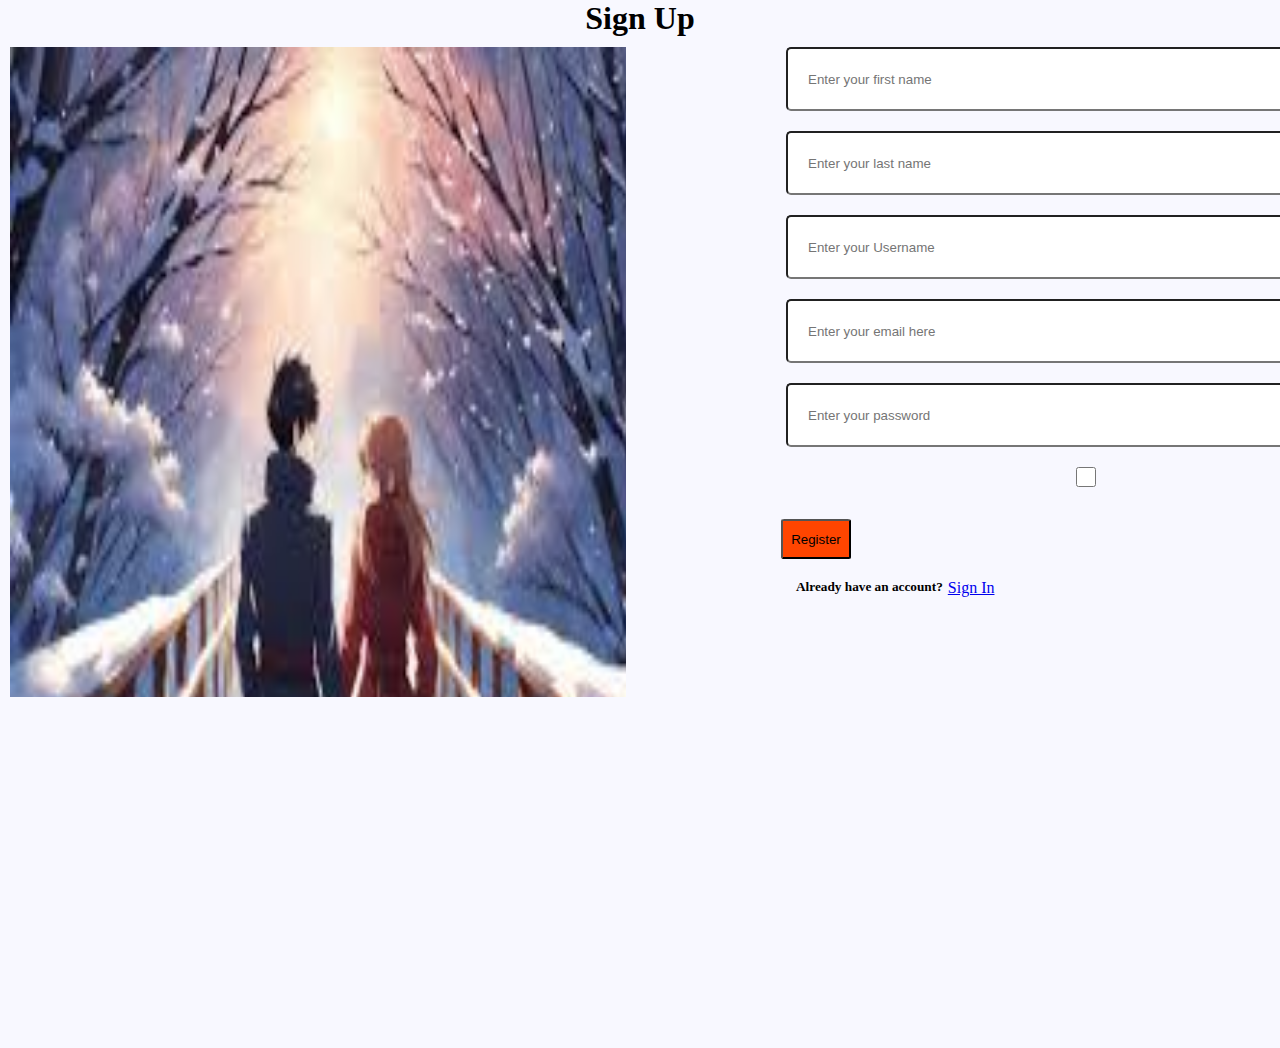
<file: index.html>
<!DOCTYPE html>
<html lang="en">
  <head>
    <meta charset="UTF-8" />
    <meta name="viewport" content="width=device-width, initial-scale=1.0" />
    <title>Task Manager</title>
    <link rel="stylesheet" href="index.css" />
  </head>
  <body>
    <h1>Sign Up</h1>
    <div class="signUp">
      <div class="left"></div>
      <div class="right">
        <div id="form" class="modal">
          <form class="modal-content" action="entry" id="form">
            <label for="first-name"></label>
            <input
              type="text"
              placeholder="Enter your first name"
              name="first-name"
              required
              id="firstName"
            />

            <label for="last-name"></label>
            <input
              type="text"
              placeholder="Enter your last name"
              name="last-name"
              required
              id="lastName"
            />

            <label for="user-name"></label>
            <input
              type="text"
              placeholder="Enter your Username"
              name="user-name"
              required
              id="userName"
            />

            <label for="email"></label>
            <input
              type="text"
              placeholder="Enter your email here"
              name="email"
              required
              id="email"
            />

            <label for="password"></label>
            <input
              type="text"
              placeholder="Enter your password"
              name="password"
              required
              id="password"
            />

            <div class="foot">
              <label>
                <input type="checkbox" />
              </label>

              <h5>I agree to all terms</h5>
            </div>
            <div class="btn">
              <button type="submit" id="button" class="btn">Register</button>
            </div>
          </form>
        </div>
        <div class="last-foot">
          <h5>Already have an account?</h5>
          <a href="sign In.html">Sign In</a>
        </div>
      </div>
    </div>

    <script src="index.js"></script>
  </body>
</html>
</file>
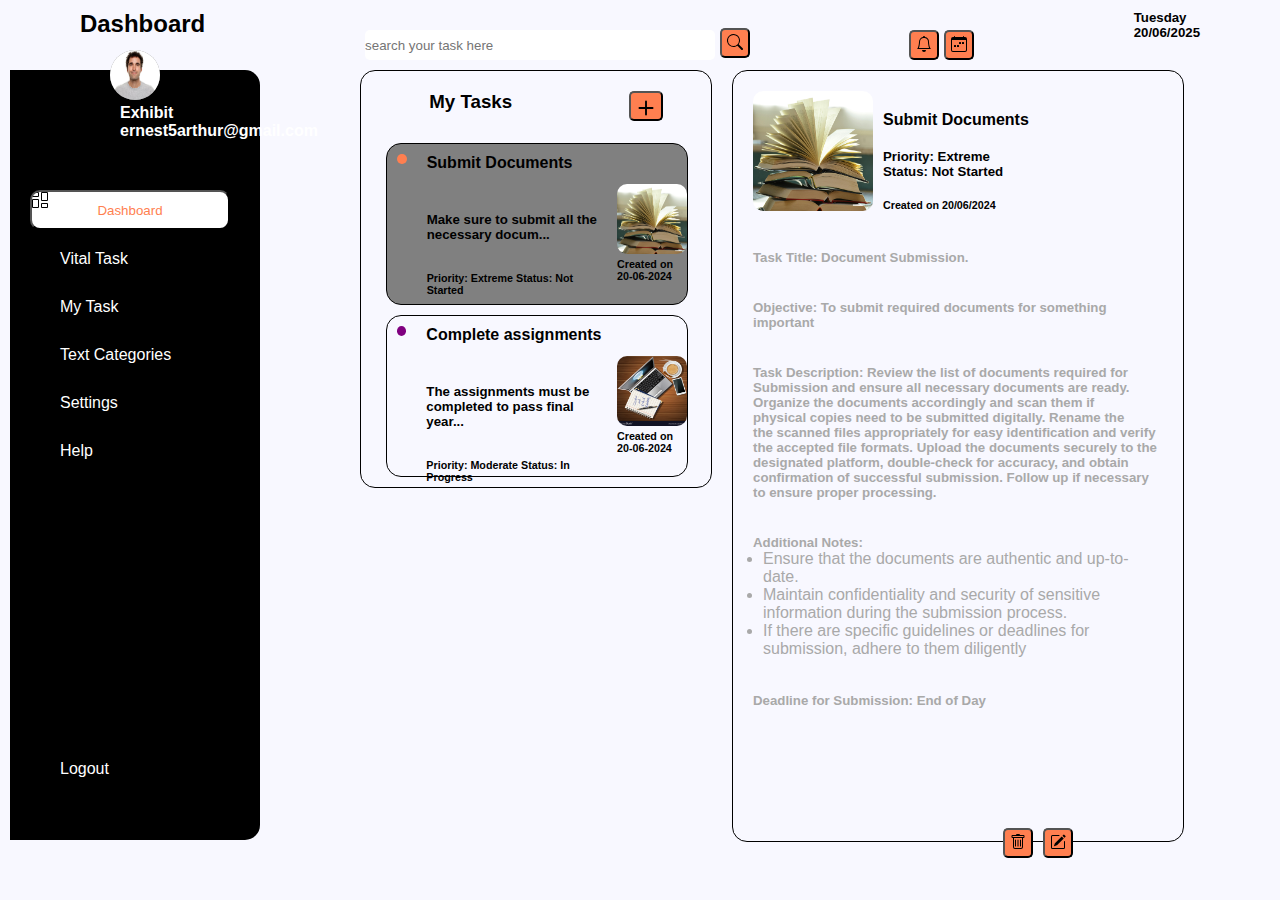
<file: dashboard.html>
<!DOCTYPE html>
<html lang="en">
  <head>
    <meta charset="UTF-8" />
    <meta name="viewport" content="width=device-width, initial-scale=1.0" />
    <title>Dashboard</title>
    <link rel="stylesheet" href="dashboard.css" />
  </head>
  <body>
    <div class="main-dash">
      <div class="menu-bar">
        <h2>Dashboard</h2>
        <div class="search">
          <form action="entry">
            <input
              type="text"
              placeholder="search your task here"
              id="search-input"
            />
            <!-- <input type="button" value="search" /> -->
            <button type="button" id="search-button" class="click-serach">
              <img src="/images/search.svg" alt="search button" />
            </button>
          </form>
        </div>

        <div class="icons">
          <button id="notification">
            <img src="/images/bell.svg" alt="notification icon" />
          </button>
          <button id="calender">
            <img src="/images/calendar-week.svg" alt="calender icon" />
          </button>
        </div>
        <div class="date">
          <h5>Tuesday <br />20/06/2025</h5>
        </div>
      </div>

      <div class="next-dash">
        <div class="left-dash">
          <div class="person">
            <img src="./images/snapshot.jpg" alt="person image" />
            <h4>Exhibit<br />ernest5arthur@gmail.com</h4>
          </div>
          <div class="white-dash">
            <button class="dash-link">Dashboard</button>
          </div>
          <div class="vital-task">
            <a href="Vital Task">Vital Task</a>
          </div>
          <div class="my-task">
            <a href="dashboard.html">My Task</a>
          </div>
          <div class="categories">
            <a href="Task Categories">Text Categories</a>
          </div>
          <div class="settings">
            <a href="Settings">Settings</a>
          </div>
          <div class="help">
            <a href="Help">Help</a>
          </div>
          <div class="logout">
            <a href="sign In.html">Logout</a>
          </div>
        </div>

        <div class="middle-dash">
          <div class="taskbar">
            <h3>My Tasks</h3>
            <div class="add">
              <button id="add-button">
                <img src="/images/plus.svg" alt="add symbol" />
              </button>
            </div>
          </div>

          <div class="task-card complete">
            <div class="inner-contents content">
              <div class="small-circle color"></div>
              <div class="document-text properties">
                <h4><strong>Submit Documents</strong></h4>
                <h5>Make sure to submit all the<br />necessary docum...</h5>
                <h6>Priority: Extreme Status: Not Started</h6>
              </div>
              <div class="lap-image image">
                <img src="./images/books.jpg" alt="book image" />
                <h6>Created on 20-06-2024</h6>
              </div>
            </div>
          </div>
          <div class="task-card">
            <div class="inner-info content">
              <div class="small-circle-purple color"></div>
              <div class="document-info properties">
                <h4><strong>Complete assignments</strong></h4>
                <h5>
                  The assignments must be<br />completed to pass final year...
                </h5>
                <h6>Priority: Moderate Status: In Progress</h6>
              </div>
              <div class="lap-image image">
                <img src="./images/laptop.jpg" alt="laptop image" />
                <h6>Created on 20-06-2024</h6>
              </div>
            </div>
          </div>
        </div>

        <div class="right-dash action-box">
          <div class="upper">
            <div class="left-book-image">
              <img id="action-image" src="/images/books.jpg" alt="book image" />
            </div>
            <div class="right-text">
              <h4 id="action-title">Submit Documents</h4>
              <h5 id="action-priority">
                Priority: Extreme<br />Status: Not Started
              </h5>
              <h6 id="action-timeStamp">Created on 20/06/2024</h6>
            </div>
          </div>
          <div class="bottom-text text">
            <h5><strong>Task Title:</strong> Document Submission.</h5>
            <h5>
              <strong>Objective:</strong> To submit required documents for
              something important
            </h5>
            <h5 id="action-message">
              Task Description: Review the list of documents required for
              Submission and ensure all necessary documents are ready. <br />
              Organize the documents accordingly and scan them if<br />
              physical copies need to be submitted digitally. Rename the
              <br />the scanned files appropriately for easy identification and
              verify the accepted file formats. Upload the documents securely to
              the designated platform, double-check for accuracy, and obtain
              confirmation of successful submission. Follow up if necessary to
              ensure proper processing.
            </h5>
            <h5>Additional Notes:</h5>
            <ul id="notes-1">
              <li>Ensure that the documents are authentic and up-to-date.</li>
              <li>
                Maintain confidentiality and security of sensitive information
                during the submission process.
              </li>
              <li>
                If there are specific guidelines or deadlines for submission,
                adhere to them diligently
              </li>
            </ul>
            <h5>Deadline for Submission: End of Day</h5>
          </div>
          <div class="bins">
            <div class="box">
              <button id="remove">
                <img src="/images/trash.svg" alt="remove item" />
              </button>
            </div>
            <div class="box">
              <button id="add-note">
                <img src="images/pencil-square.svg" alt="add note" />
              </button>
            </div>
          </div>
        </div>
      </div>
    </div>
    <div id="myModal" class="final-right">
      <div class="pop-up">
        <div class="upper-tab">
          <h3>Add New Task</h3>
          <a href="welcome.html">Go Back</a>
        </div>
        <div class="inputs">
          <form action="entry">
            <label for="Title">Title</label>
            <input type="text" class="fill" name="Title" required />
            <label for="Date">Date</label>
            <input type="date" class="fill" name="Date" required />
          </form>
          <div id="priority">
            <label>
              <input
                type="radio"
                class="task-priority"
                name="priority"
              />Extreme
            </label>
            <label>
              <input
                type="radio"
                class="task-priority"
                name="priority"
              />Moderate
            </label>
            <label>
              <input type="radio" class="task-priority" name="priority" />Low
            </label>
          </div>
          <div id="last-section">
            <div id="task-description">
              Task Description
              <form action="entry">
                <label for="description"></label>
                <input
                  type="text"
                  placeholder="start writing here..."
                  id="description"
                />
              </form>
            </div>
            <div id="upload-image">
              <form method="post" enctype="multipart/form-data">
                <input
                  type="file"
                  id="file"
                  placeholder="upload a file"
                  name="file"
                />
              </form>
            </div>
          </div>
        </div>
        <button id="done-button">Done</button>
      </div>
    </div>

    <script src="dashboard.js"></script>
  </body>
</html>
</file>
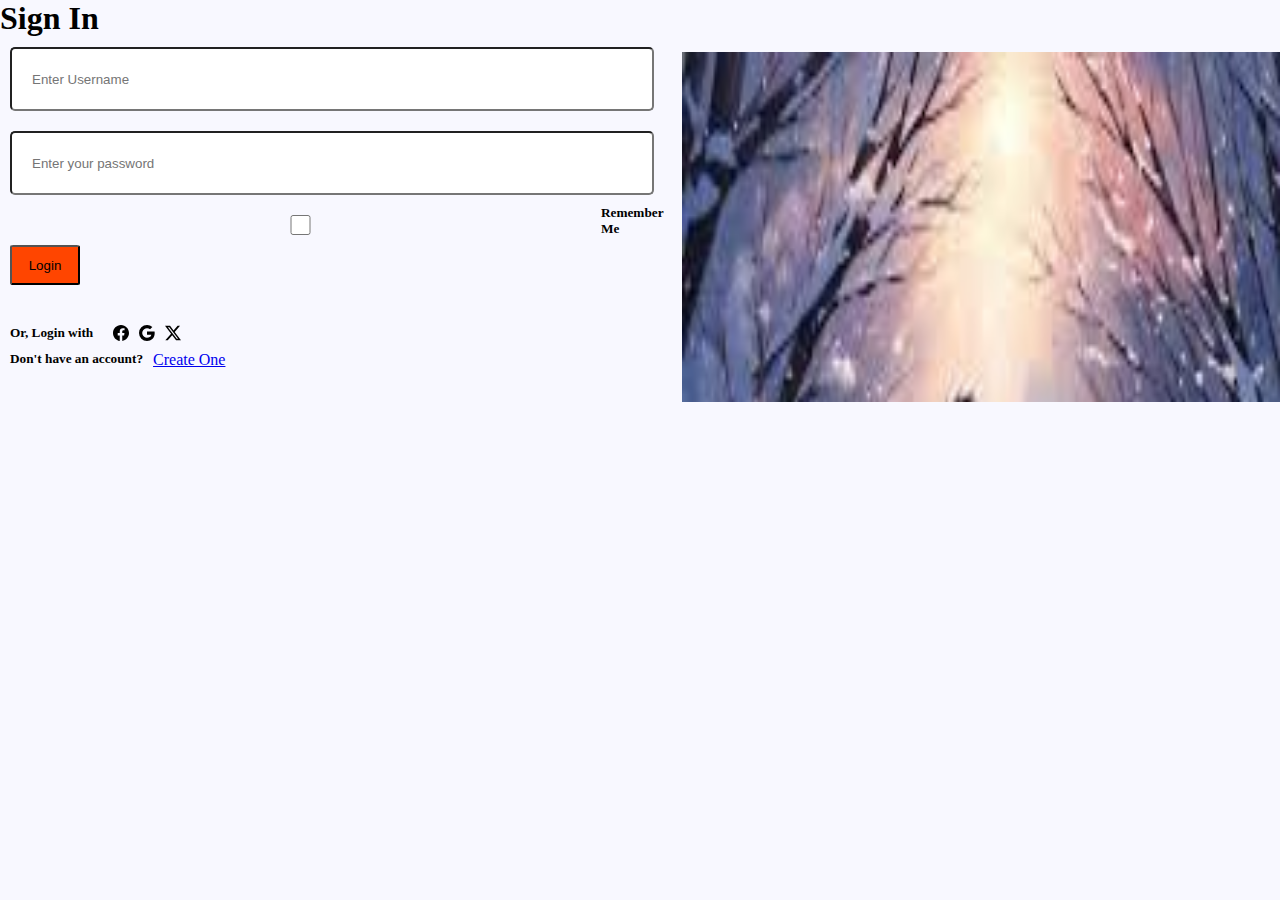
<file: sign In.html>
<!DOCTYPE html>
<html lang="en">
  <head>
    <meta charset="UTF-8" />
    <meta name="viewport" content="width=device-width, initial-scale=1.0" />
    <title>Login</title>
    <link rel="stylesheet" href="sign In.css" />
  </head>
  <body>
    <h1>Sign In</h1>

    <div class="main-signin">
      <div class="left">
        <form action="entry" id="form">
          <label for="user-name"></label>
          <input
            type="text"
            placeholder="Enter Username"
            name="user-name"
            required
            id="userName"
          />

          <label for="password"></label>
          <input
            type="text"
            placeholder="Enter your password"
            name="password"
            required
            id="password"
          />
          <div class="remember">
            <input type="checkbox" />
            <h5>Remember Me</h5>
          </div>
          <button type="submit" id="button">Login</button>
        </form>

        <div class="alternative">
          <h5>Or, Login with</h5>
          <div class="socials-img">
            <img src="/images/facebook.svg" alt="facebook" />
            <img src="/images/google.svg" alt="google" />
            <img src="/images/twitter-x.svg" alt="twitter" />
          </div>
        </div>
        <div class="last">
          <h5>Don't have an account?</h5>
          <a href="index.html">Create One</a>
        </div>
      </div>
      <div class="right"></div>
    </div>
    <script src="sign In.js"></script>
  </body>
</html>
</file>
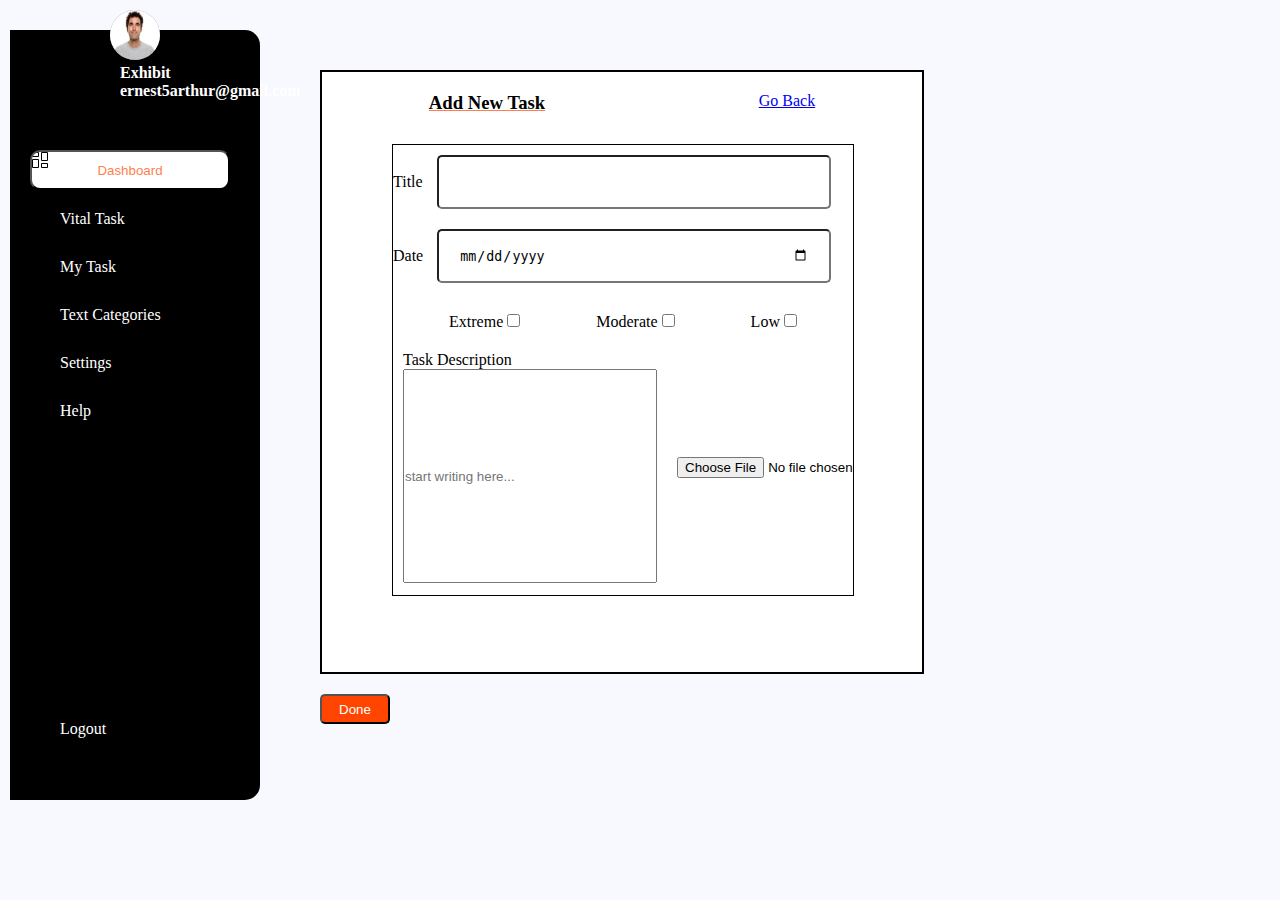
<file: task.html>
<!DOCTYPE html>
<html lang="en">
  <head>
    <meta charset="UTF-8" />
    <meta name="viewport" content="width=device-width, initial-scale=1.0" />
    <title>Welcome</title>
    <link rel="stylesheet" href="task.css" />
  </head>
  <body>
    <div class="whole-page">
      <div class="left-dash">
        <div class="person">
          <img src="./images/snapshot.jpg" alt="person image" />
          <h4>Exhibit<br />ernest5arthur@gmail.com</h4>
        </div>
        <div class="white-dash">
          <button class="dash-link">Dashboard</button>
        </div>
        <div class="vital-task">
          <a href="Vital Task">Vital Task</a>
        </div>
        <div class="my-task">
          <a href="dashboard.html">My Task</a>
        </div>
        <div class="categories">
          <a href="Task Categories">Text Categories</a>
        </div>
        <div class="settings">
          <a href="Settings">Settings</a>
        </div>
        <div class="help">
          <a href="Help">Help</a>
        </div>
        <div class="logout">
          <a href="sign In.html">Logout</a>
        </div>
      </div>
      <div class="final-right">
        <div class="pop-up">
          <div class="upper-tab">
            <h3>Add New Task</h3>
            <a href="welcome.html">Go Back</a>
          </div>
          <div class="inputs">
            <form action="entry">
              <label for="Title">Title</label>
              <input type="text" class="fill" name="Title" required />
              <label for="Date">Date</label>
              <input type="date" class="fill" name="Date" required />
            </form>
            <div id="priority">
              <label
                >Extreme
                <input type="checkbox" />
              </label>
              <label
                >Moderate
                <input type="checkbox" />
              </label>
              <label
                >Low
                <input type="checkbox" />
              </label>
            </div>
            <div id="last-section">
              <div id="task-description">
                Task Description
                <form action="entry">
                  <label for="description"></label>
                  <input
                    type="text"
                    placeholder="start writing here..."
                    id="description"
                  />
                </form>
              </div>
              <div id="upload-image">
                <form action="" method="post" enctype="multipart/form-data">
                  <input
                    type="file"
                    id="file"
                    placeholder="upload a file"
                    name="file"
                  />
                </form>
              </div>
            </div>
          </div>
        </div>
        <button id="done-button">Done</button>
      </div>
    </div>
  </body>
</html>
</file>
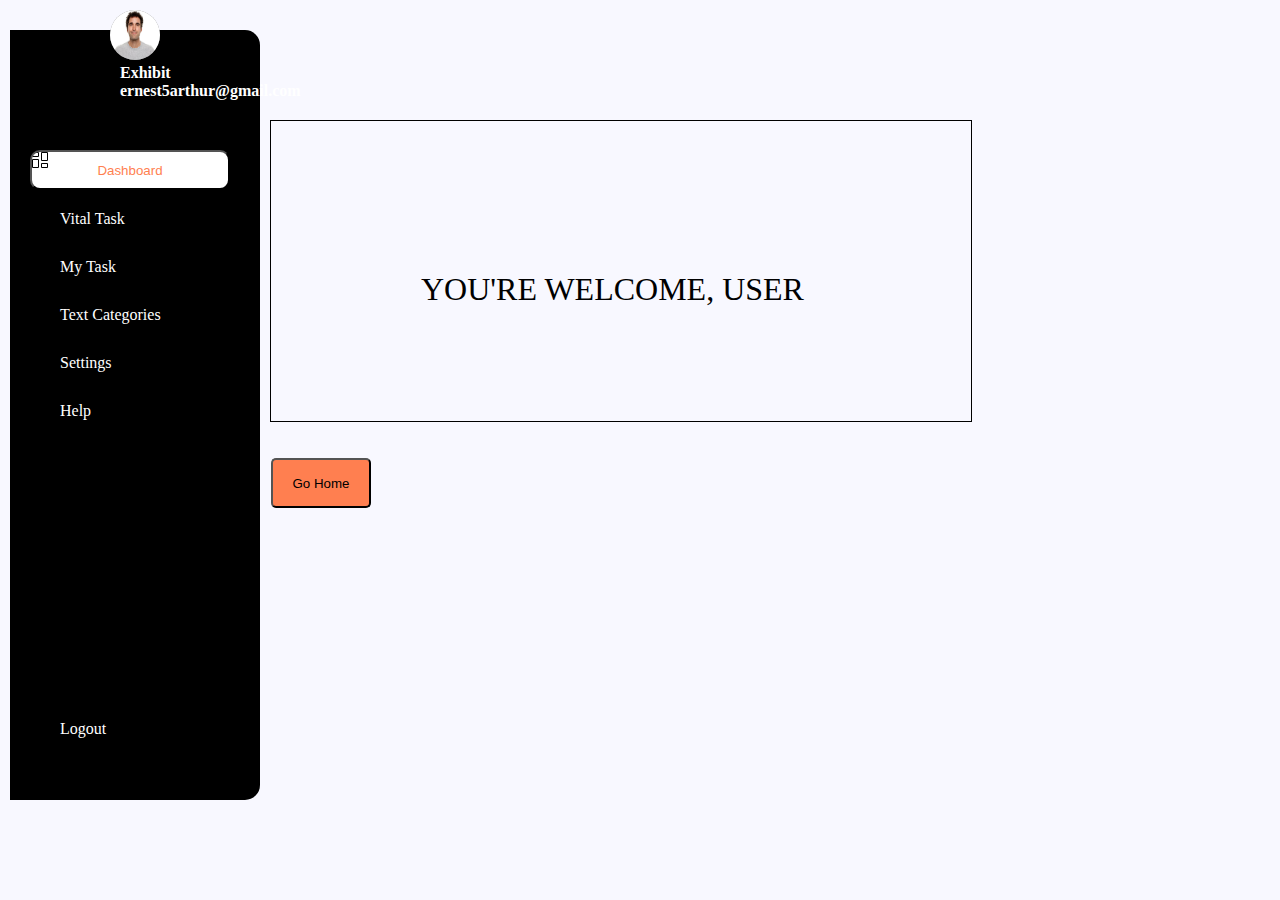
<file: welcome.html>
<!DOCTYPE html>
<html lang="en">
  <head>
    <meta charset="UTF-8" />
    <meta name="viewport" content="width=device-width, initial-scale=1.0" />
    <title>Welcome</title>
    <link rel="stylesheet" href="welcome.css" />
  </head>
  <body>
    <div class="whole-page">
      <div class="left-dash">
        <div class="person">
          <img src="./images/snapshot.jpg" alt="person image" />
          <h4>Exhibit<br />ernest5arthur@gmail.com</h4>
        </div>
        <div class="white-dash">
          <button class="dash-link">Dashboard</button>
        </div>
        <div class="vital-task">
          <a href="Vital Task">Vital Task</a>
        </div>
        <div class="my-task">
          <a href="dashboard.html">My Task</a>
        </div>
        <div class="categories">
          <a href="Task Categories">Text Categories</a>
        </div>
        <div class="settings">
          <a href="Settings">Settings</a>
        </div>
        <div class="help">
          <a href="Help">Help</a>
        </div>
        <div class="logout">
          <a href="sign In.html">Logout</a>
        </div>
      </div>

      <div class="right-welcome">
        <div class="welcome-text">YOU'RE WELCOME, USER</div>
        <button id="go-home">Go Home</button>
      </div>
    </div>
    <script src="welcome.js"></script>
  </body>
</html>
</file>
<file: index.css>
* {
  margin: 0;
  padding: 0;
}

body {
  background-color: ghostwhite;
}

h1 {
  text-decoration: solid;
  text-align: center;
}
.signUp {
  display: flex;
  flex-direction: row;
  column-gap: 150px;
  height: 1011px;
  width: 1440px;
}

.left {
  background-image: url("./image.jpeg");
  background-repeat: no-repeat;
  height: 650px;
  width: 1440px;
  margin-top: 10px;
  margin-left: 10px;
  background-size: 650px 1300px;
}

.right {
  width: 1024px;
}

input {
  height: 20px;
  width: 600px;
  padding: 20px;
  margin: 10px;
  border-radius: 5px;
}

.foot {
  display: flex;
  flex-direction: row;
}

.foot h5 {
  margin-top: 14px;
}
.checkbox {
  height: 15px;
  width: 15px;
  background-color: rgb(70, 68, 68);
  /* border: 10px solid black; */
  margin: 20px;
}

button {
  background-color: orangered;
  height: 40px;
  width: 70px;
  margin-left: 5px;
  border-radius: 5%;
}

.last-foot {
  display: flex;
  flex-direction: row;
  margin: 20px;
  column-gap: 5px;
}
</file>
<file: dashboard.css>
* {
  margin: 0;
  padding: 0;
}

body {
  background-color: ghostwhite;
  font-family: "Franklin Gothic Medium", "Arial Narrow", Arial, sans-serif;
}

.menu-bar {
  display: flex;
  flex-direction: row;
  justify-content: space-around;
  margin-top: 10px;
}

.menu-bar input {
  margin-top: 20px;
  width: 350px;
  height: 30px;
  border-radius: 5px;
  border-color: white;
  border: none;
}

.search {
  display: flex;
}

.search button,
.icons button,
.bins button {
  background-color: coral;
  height: 30px;
  width: 30px;
  border-radius: 5px;
}

.click-search {
  margin-top: 20px;
}

.icons {
  margin-top: 20px;
  color: coral;
}

.next-dash {
  display: flex;
  flex-direction: row;
}

.left-dash {
  height: 770px;
  width: 250px;
  background-color: black;
  margin: 10px;
  border-top-right-radius: 15px;
  border-bottom-right-radius: 15px;
}

.person {
  height: 50px;
  width: 50px;
  position: relative;
  top: -20px;
  left: 100px;
  background-color: grey;
  border-radius: 50%;
}

.person h4 {
  color: white;
  margin-left: 10px;
}
.person img {
  height: 50px;
  width: 50px;
  border-radius: 50%;
}

.white-dash button {
  background-color: white;
  background-image: url("/images/columns-gap.svg");
  background-repeat: no-repeat;
  height: 40px;
  width: 200px;
  border-radius: 10px;
  margin: 20px;
  margin-top: 70px;
  color: coral;
}

.vital-task a {
  color: white;
  margin-left: 50px;
  background-image: url("images/lightbulb.svg");
  background-repeat: no-repeat;
  background-color: black;
  text-decoration-line: none;
}

.my-task,
.categories,
.settings,
.help {
  margin-top: 30px;
}
.my-task a,
.categories a,
.settings a,
.help a,
.logout a {
  color: white;
  margin-left: 50px;
  text-decoration-line: none;
}

.logout {
  margin-top: 300px;
}

.middle-dash {
  height: fit-content;
  width: 350px;
  border: 0.5px solid;
  border-radius: 15px;
  margin-top: 10px;
  margin-left: 90px;
}

.taskbar {
  display: flex;
  flex-direction: row;
  justify-content: space-around;
}

.middle-dash h3 {
  margin: 20px;
}
/*  */
.task-card {
  height: 160px;
  width: 300px;
  border: 0.5px solid;
  border-radius: 15px;
  margin: 10px 25px;
}

.complete {
  background-color: grey;
}

.small-circle {
  height: 10px;
  width: 10px;
  border-radius: 50%;
  background-color: coral;
  margin: 10px;
}

.inner-contents {
  display: flex;
  flex-direction: row;
}

.document-text {
  margin: 10px;
}

.document-text h5 {
  margin-top: 40px;
}

.document-text h6 {
  margin-top: 30px;
}

.book-image img {
  height: 70px;
  width: 70px;
  margin-top: 40px;
  border-radius: 10px;
}

.image {
  height: 70px;
  width: 70px;
}
.small-circle-purple {
  height: 10px;
  width: 10px;
  border-radius: 50%;
  background-color: purple;
  margin: 10px;
}

.inner-info {
  display: flex;
  flex-direction: row;
}

.document-info {
  margin: 10px;
}

.document-info h5 {
  margin-top: 40px;
}

.document-info h6 {
  margin-top: 30px;
}

.lap-image img {
  height: 70px;
  width: 70px;
  margin-top: 40px;
  border-radius: 10px;
}

.add button {
  background-color: coral;
  border-radius: 5px;
  margin-top: 20px;
  height: 30px;
}

.add img {
  width: 30px;
}

.action-box {
  height: 770px;
  width: 450px;
  border: 0.5px solid;
  border-radius: 15px;
  margin-top: 10px;
  margin-left: 20px;
}

.upper {
  display: flex;
  flex-direction: row;
  column-gap: 10px;
  margin: 20px;
}

.upper h5,
.upper h6,
.upper h4 {
  margin-top: 20px;
}

.left-book-image img {
  height: 120px;
  width: 120px;
  border-radius: 10px;
}

.bottom-text {
  margin: 20px;
}

.bottom-text h5 {
  margin-top: 35px;
  color: darkgray;
}

.bottom-text li {
  color: darkgray;
  margin-left: 10px;
}

.bins {
  display: flex;
  flex-direction: row;
  column-gap: 10px;
  margin: 120px;
  margin-left: 270px;
}

/* .pop-up {
  height: 600px;
  width: 600px;
  border: 2px solid #000;
  margin-top: 50px;
  background-color: white;
  position: relative;
} */

.upper-tab {
  margin-top: 20px;
  display: flex;
  flex-direction: row;
  justify-content: space-around;
}

.upper-tab h3 {
  text-decoration: underline;
  text-decoration-color: coral;
}

.inputs {
  height: 450px;
  width: 460px;
  border: 1.5px solid black;
  position: relative;
  left: 70px;
  top: 30px;
}

.fill {
  height: 10px;
  width: 350px;
  padding: 20px;
  margin: 10px;
  border-radius: 5px;
}

#priority {
  display: flex;
  column-gap: 20px;
  justify-content: space-evenly;
  margin-top: 20px;
}

#priority input {
  margin: 5px;
}
#last-section {
  margin-top: 20px;
  margin-left: 10px;
  display: flex;
  column-gap: 20px;
}

#description {
  height: 210px;
  width: 250px;
}

#upload-image {
  align-content: center;
}
#done-button {
  height: 30px;
  width: 70px;
  background-color: orangered;
  margin-top: 60px;
  margin-left: 60px;
  border-radius: 5px;
  color: white;
}

.final-right {
  display: none;
  position: fixed;
  z-index: 1;
  left: 0;
  top: 0;
  width: 100%;
  height: 100%;
  overflow: auto;
  background-color: rgb(0, 0, 0);
  background-color: rgba(0, 0, 0, 0.4);
}

.pop-up {
  background-color: #fefefe;
  margin: 15% auto;
  padding: 20px;
  border: 1px solid #888;
  width: 40%;
  height: 90%;
}
</file>
<file: sign In.css>
* {
  margin: 0;
  padding: 0;
}

body {
  background-color: ghostwhite;
}

.main-signin {
  display: flex;
  flex-direction: row;
}

.left input {
  height: 20px;
  width: 600px;
  padding: 20px;
  margin: 10px;
  border-radius: 5px;
}

.remember {
  display: flex;
  flex-direction: row;
}

button {
  background-color: orangered;
  height: 40px;
  width: 70px;
  margin-left: 10px;
  margin-bottom: 30px;
  border-radius: 5%;
}

.alternative {
  display: flex;
  flex-direction: row;
  margin: 10px;
  column-gap: 20px;
}

.socials-img {
  display: flex;
  flex-direction: row;
  gap: 10px;
}

.last {
  display: flex;
  flex-direction: row;
  column-gap: 10px;
  margin: 10px;
}

.right {
  background-image: url("/image.jpeg");
  height: 350px;
  width: 1440px;
  margin-top: 15px;
  background-repeat: no-repeat;
  background-size: 650px 1440px;
}
</file>
<file: task.css>
* {
  margin: 0;
  padding: 0;
}

body {
  background-color: ghostwhite;
}
.whole-page {
  display: flex;
  flex-direction: row;
  margin-top: 20px;
  column-gap: 50px;
}

.left-dash {
  height: 770px;
  width: 250px;
  background-color: black;
  margin: 10px;
  border-top-right-radius: 15px;
  border-bottom-right-radius: 15px;
}

.person {
  height: 50px;
  width: 50px;
  position: relative;
  top: -20px;
  left: 100px;
  background-color: grey;
  border-radius: 50%;
}

.person h4 {
  color: white;
  margin-left: 10px;
}
.person img {
  height: 50px;
  width: 50px;
  border-radius: 50%;
}

.white-dash button {
  background-color: white;
  background-image: url("/images/columns-gap.svg");
  background-repeat: no-repeat;
  height: 40px;
  width: 200px;
  border-radius: 10px;
  margin: 20px;
  margin-top: 70px;
  color: coral;
}

.vital-task a {
  color: white;
  margin-left: 50px;
  background-image: url("images/lightbulb.svg");
  background-repeat: no-repeat;
  background-color: black;
  text-decoration-line: none;
}

.my-task,
.categories,
.settings,
.help {
  margin-top: 30px;
}
.my-task a,
.categories a,
.settings a,
.help a,
.logout a {
  color: white;
  margin-left: 50px;
  text-decoration-line: none;
}

.logout {
  margin-top: 300px;
}

.pop-up {
  height: 600px;
  width: 600px;
  border: 2px solid #000;
  margin-top: 50px;
  background-color: white;
  position: relative;
}

.upper-tab {
  margin-top: 20px;
  display: flex;
  flex-direction: row;
  justify-content: space-around;
}

.upper-tab h3 {
  text-decoration: underline;
  text-decoration-color: coral;
}

.inputs {
  height: 450px;
  width: 460px;
  border: 1.5px solid black;
  position: relative;
  left: 70px;
  top: 30px;
}

.fill {
  height: 10px;
  width: 350px;
  padding: 20px;
  margin: 10px;
  border-radius: 5px;
}

#priority {
  display: flex;
  column-gap: 20px;
  justify-content: space-evenly;
  margin-top: 20px;
}

#last-section {
  margin-top: 20px;
  margin-left: 10px;
  display: flex;
  column-gap: 20px;
}

#description {
  height: 210px;
  width: 250px;
}

#upload-image {
  align-content: center;
}
#done-button {
  height: 30px;
  width: 70px;
  background-color: orangered;
  margin-top: 20px;
  border-radius: 5px;
  color: white;
}
</file>
<file: welcome.css>
* {
  margin: 0;
  padding: 0;
}

body {
  background-color: ghostwhite;
}
.whole-page {
  display: flex;
  flex-direction: row;
  margin-top: 20px;
}

.left-dash {
  height: 770px;
  width: 250px;
  background-color: black;
  margin: 10px;
  border-top-right-radius: 15px;
  border-bottom-right-radius: 15px;
}

.person {
  height: 50px;
  width: 50px;
  position: relative;
  top: -20px;
  left: 100px;
  background-color: grey;
  border-radius: 50%;
}

.person h4 {
  color: white;
  margin-left: 10px;
}
.person img {
  height: 50px;
  width: 50px;
  border-radius: 50%;
}

.white-dash button {
  background-color: white;
  background-image: url("/images/columns-gap.svg");
  background-repeat: no-repeat;
  height: 40px;
  width: 200px;
  border-radius: 10px;
  margin: 20px;
  margin-top: 70px;
  color: coral;
}

.vital-task a {
  color: white;
  margin-left: 50px;
  background-image: url("images/lightbulb.svg");
  background-repeat: no-repeat;
  background-color: black;
  text-decoration-line: none;
}

.my-task,
.categories,
.settings,
.help {
  margin-top: 30px;
}
.my-task a,
.categories a,
.settings a,
.help a,
.logout a {
  color: white;
  margin-left: 50px;
  text-decoration-line: none;
}

.logout {
  margin-top: 300px;
}

.right-welcome {
  height: 300px;
  width: 700px;
  border: 1px solid black;
  margin-top: 100px;
}

.welcome-text {
  font-size: xx-large;
  padding: 150px;
}

#go-home {
  background-color: coral;
  border-radius: 5px;
  width: 100px;
  height: 50px;
}
</file>
